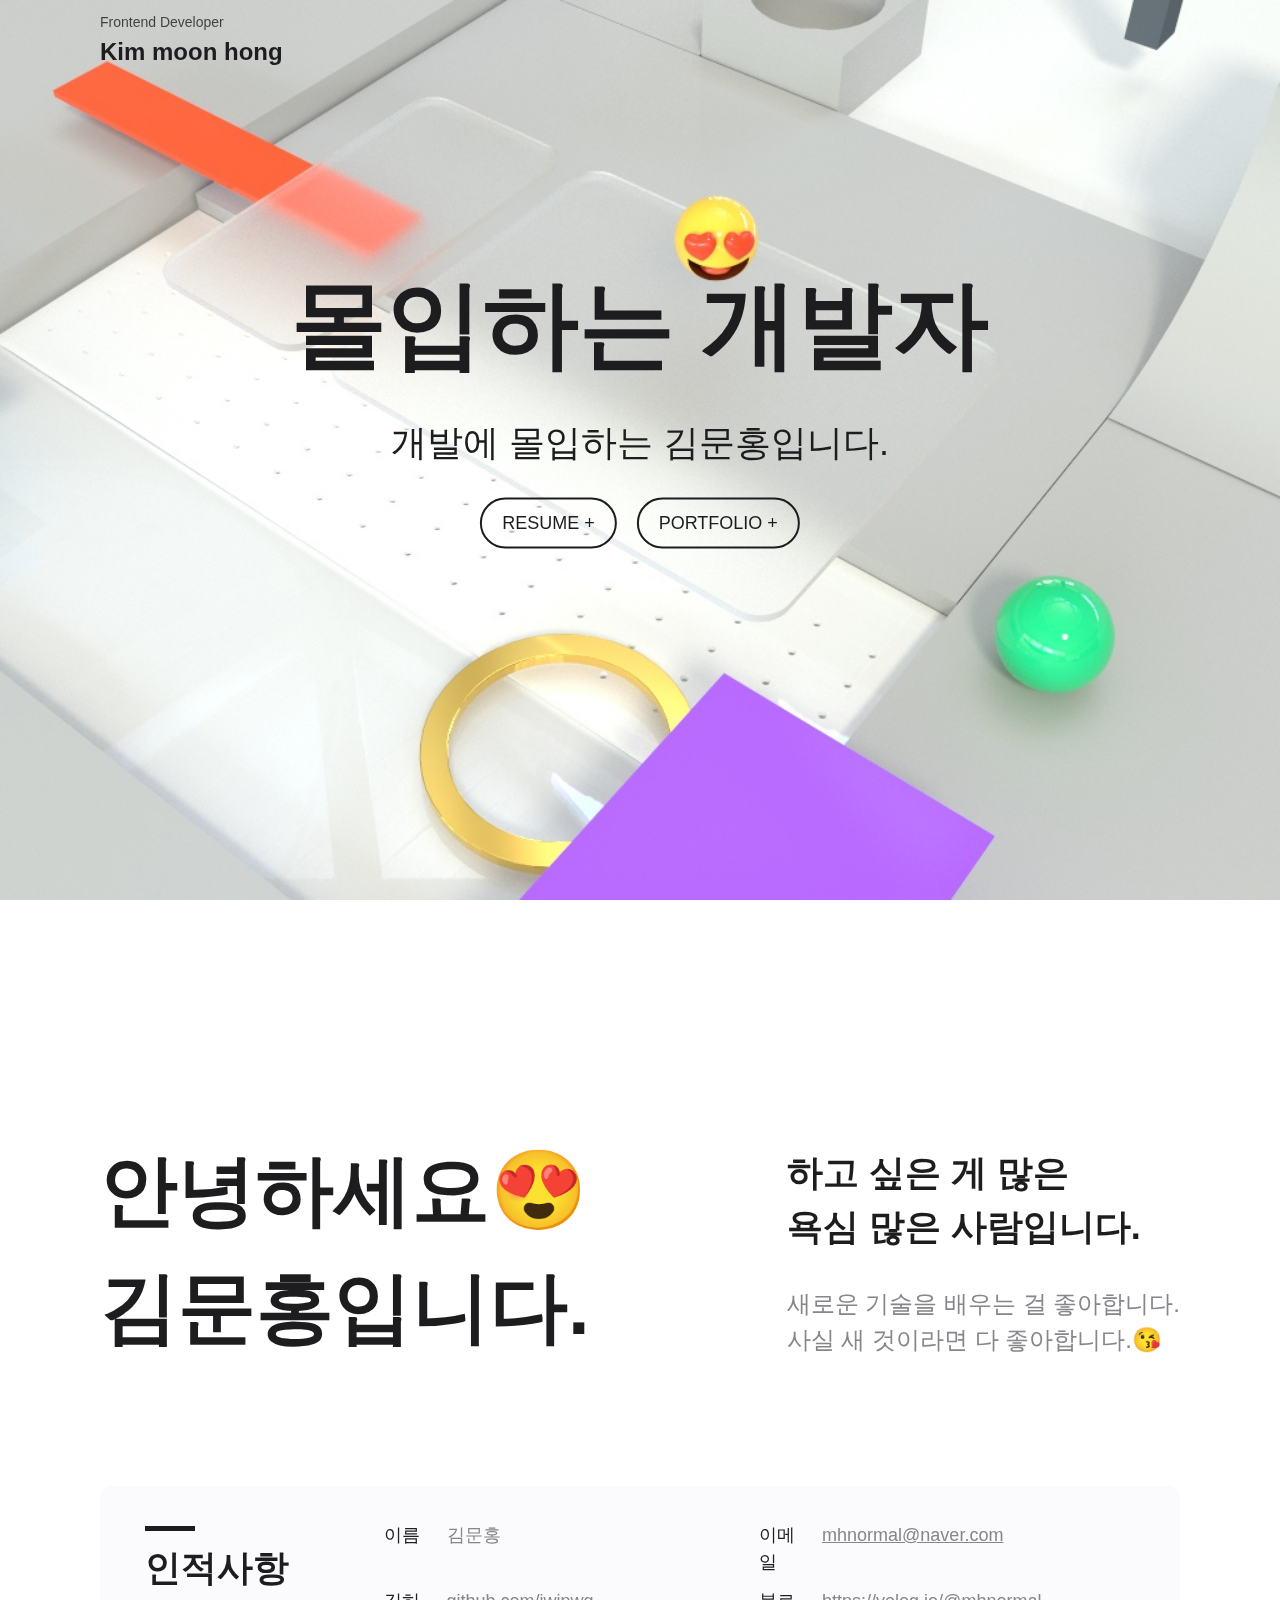
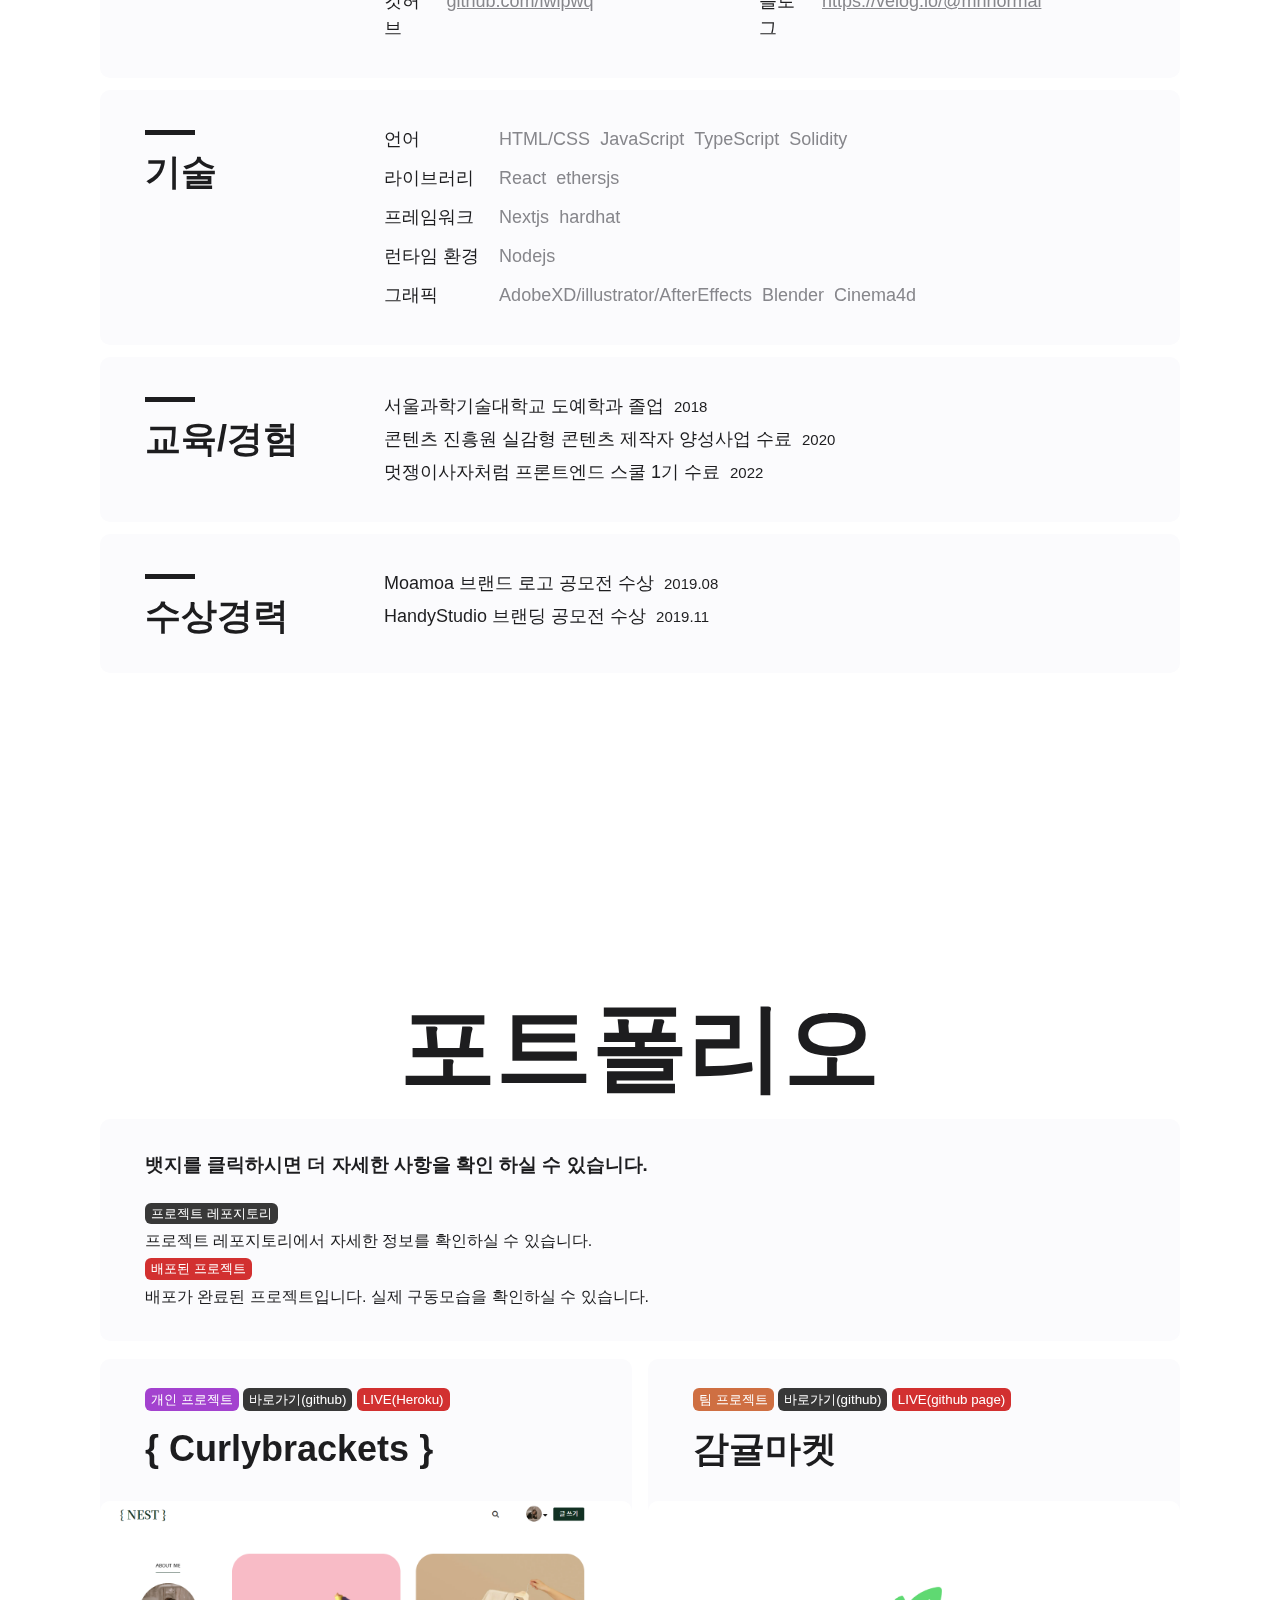
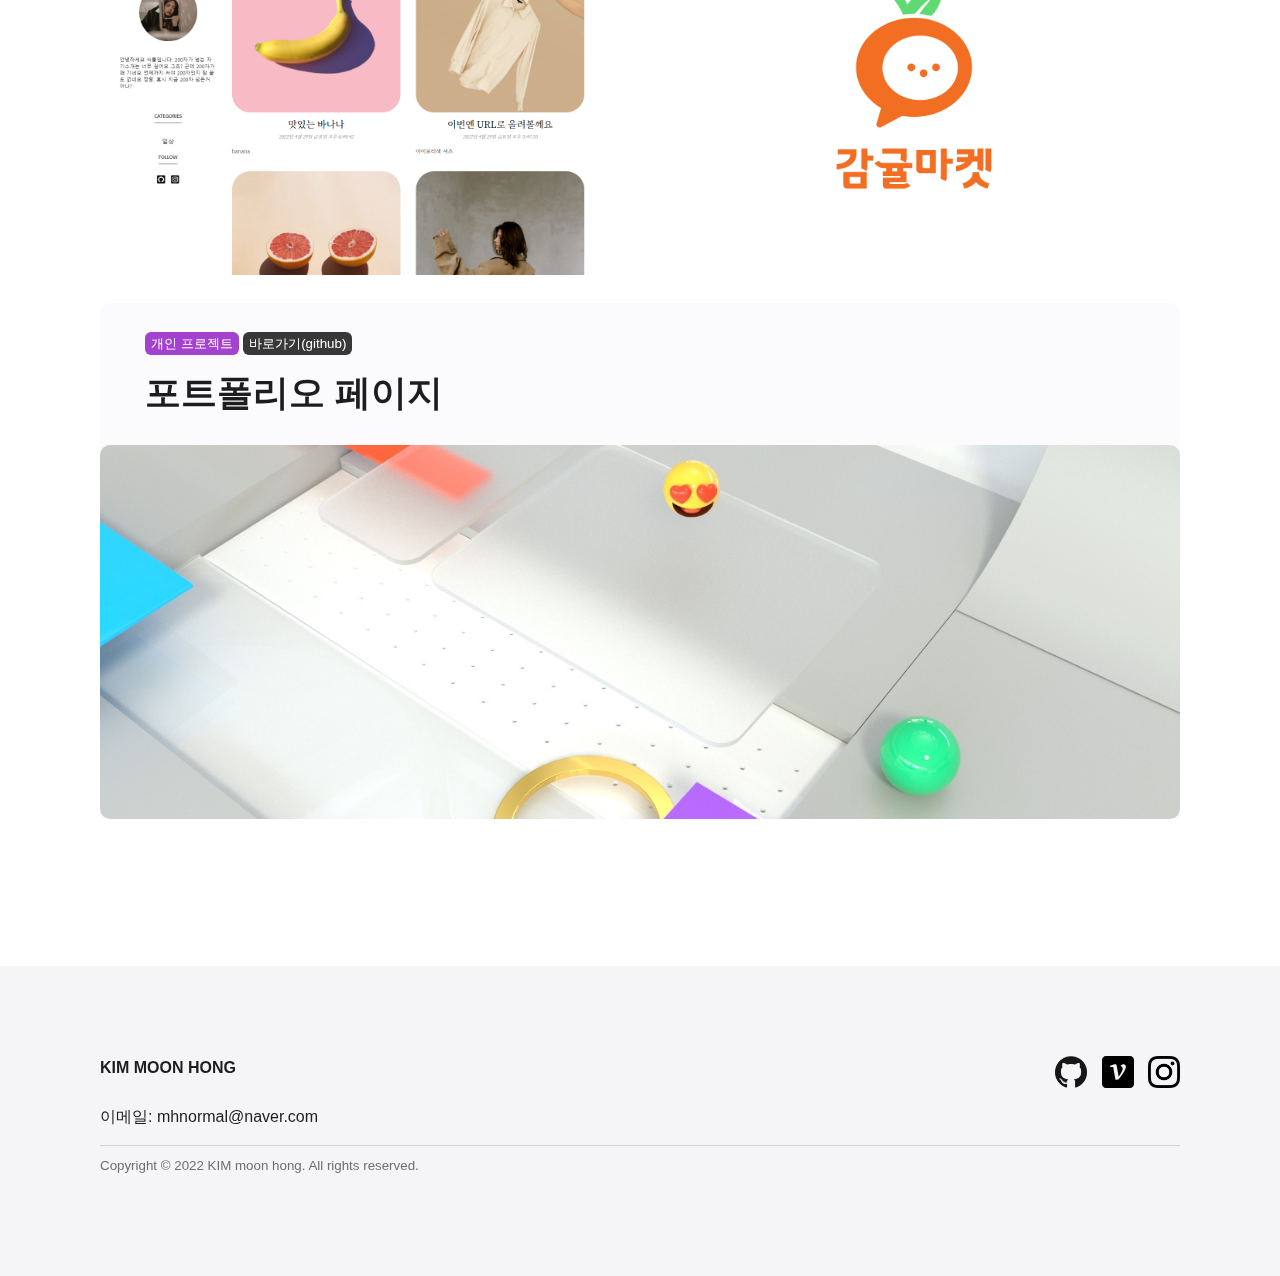
<file: index.html>
<!DOCTYPE html>
<html lang="ko">
<head>
    <meta charset="UTF-8">
    <meta http-equiv="X-UA-Compatible" content="IE=edge">
    <meta name="viewport" content="width=device-width, initial-scale=1.0">
    <title>Developer Kim moon hong</title>
    <link rel="stylesheet" href="source/css/style.css">
</head>
<body>
    <header class="init">
        <input type="checkbox" id="menu-state">
        <nav id="main-menu">
            <div class="nav-logo">
                <small>Frontend Developer</small>
                <strong>Kim moon hong</strong>
            </div>
            <a href="#menu-state" class="menu-open">
                <span class="visually-hidden">메인 메뉴 열기</span>
            </a>
            <a href="#" class="menu-close">
                <span class="visually-hidden">메인 메뉴 닫기</span>
            </a>
            <label for="menu-state" class="menu-state-label" aria-hidden="true">
                <span class="menu-icon-top-cont">
                    <span class="menu-icon-top"></span>
                </span>
                <span class="menu-icon-middle-cont">
                    <span class="menu-icon-middle"></span>
                </span>
                <span class="menu-icon-bottom-cont">
                    <span class="menu-icon-bottom"></span>
                </span>
            </label>
            <ul class="menu-list init">
                <li><a href="#resume">RESUME</a></li>
                <li><a href="#portfolio">PORTFOLIO</a></li>
            </ul>
        </nav>
        <script src="./source/scripts/nav.js"></script>
    </header>
    <main>
        <h1 class="visually-hidden">김문홍 개발자 이력서페이지</h1>
        <section id="home">
            <h2 class="visually-hidden">홈 화면</h2>
            <img src="./source/images/s04.jpg" alt="">
            <div class="home-group">
                <div class="home-inner-group">
                    <p class="home-title">몰입하는 개발자</p>
                    <p class="home-desc">개발에 몰입하는 김문홍입니다.</p>
                </div>
            </div>
        </section>
        <section id="resume">
            <h2 class="visually-hidden">이력서</h2>
            <div class="resume-inner">
                <strong>안녕하세요😍
김문홍입니다.</strong>
                <div class="resume-subtitle">
                    <p>하고 싶은 게 많은 
욕심 많은 사람입니다.</p>
                    <p>새로운 기술을 배우는 걸 좋아합니다.
사실 새 것이라면 다 좋아합니다.😘
                    </p> 
                </div>
            </div>
            <article class="info">
                <h3>인적사항</h3>
                <span></span>
                <dl>
                    <div>
                        <dt>이름</dt>
                        <dd>김문홍</dd>
                    </div>
                    <div>
                        <dt>이메일</dt>
                        <dd class="link-deco"><a href="mailto:mhnormal@naver.com">mhnormal@naver.com</a></dd>
                    </div>
                    <div>
                        <dt>깃허브</dt>
                        <dd class="link-deco"><a href="https://github.com/iwipwq/">github.com/iwipwq</a></dd>
                    </div>
                    <div>
                        <dt>블로그</dt>
                        <dd class="link-deco"><a href="https://velog.io/@mhnormal">https://velog.io/@mhnormal</a></dd>
                    </div>
                </dl>
            </article>
            <article class="skill-set">
                <h3>기술</h3>
                <span></span>
                <dl>
                    <div>
                        <dt>언어</dt>
                        <dd>HTML/CSS</dd>
                        <dd>JavaScript</dd>
                        <dd>TypeScript</dd>
                        <dd>Solidity</dd>
                    </div>
                    <div>
                        <dt>라이브러리</dt>
                        <dd>React</dd>
                        <dd>ethersjs</dd>
                    </div>
                    <div>
                        <dt>프레임워크</dt>
                        <dd>Nextjs</dd>
                        <dd>hardhat</dd>
                    </div>
                    <div>
                        <dt>런타임 환경</dt>
                        <dd>Nodejs</dd>
                    </div>
                    <div>
                        <dt>그래픽</dt>
                        <dd>AdobeXD/illustrator/AfterEffects</dd>
                        <dd>Blender</dd>
                        <dd>Cinema4d</dd>
                    </div>
                </dl>
            </article>
            <article>
                <h3>교육/경험</h3>
                <span></span>
                <ul>
                    <li>서울과학기술대학교 도예학과 졸업<small>2018</small></li>
                    <li>콘텐츠 진흥원 실감형 콘텐츠 제작자 양성사업 수료<small>2020</small></li>
                    <li>멋쟁이사자처럼 프론트엔드 스쿨 1기 수료<small>2022</small></li>
                </ul>
            </article>
            <article>
                <h3>수상경력</h3>
                <span></span>
                <ul>
                    <li>Moamoa 브랜드 로고 공모전 수상<small>2019.08</small></li>
                    <li>HandyStudio 브랜딩 공모전 수상<small>2019.11</small></li>
                </ul>
            </article>
        </section>
        <section id="portfolio">
            <h2>포트폴리오</h2>
            <div class="portfolio-info">
                <h3 class="portfolio-info-title">뱃지를 클릭하시면 더 자세한 사항을 확인 하실 수 있습니다.</h3>
                <div class="portfolio-info-group">
                    <small class="project-link" href="https://github.com/iwipwq/blog">프로젝트 레포지토리</small>
                    <span>프로젝트 레포지토리에서 자세한 정보를 확인하실 수 있습니다.</span>
                </div>
                <div>
                    <small class="project-link-live" href="https://iwipwq-nest.herokuapp.com">배포된 프로젝트</small>
                    <span>배포가 완료된 프로젝트입니다. 실제 구동모습을 확인하실 수 있습니다.</span>
                </div>
            </div>
            <div class="inner-group">
                <article>
                    <h3>{ Curlybrackets }</h3>
                    <div class="portfolio-desc-bedge">
                        <small class="personal-bedge">개인 프로젝트</small>
                        <a class="project-link" href="https://github.com/iwipwq/blog">바로가기(github)</a>
                        <a class="project-link-live" href="https://iwipwq-nest.herokuapp.com">LIVE(Heroku)</a>
                    </div>
                    <dl>
                        <div>
                            <dt>기술스텍</dt>
                            <dd>프론트엔드 : React, Sass</dd>
                            <dd>백엔드 : NodeJS, ExpressJS, MongoDB, Mongoose, Multer</dd>
                        </div>
                        <div>
                            <dt>구현내용</dt>
                            <dd>누구나 가입해서 글을 쓸 수 있는 블로그 서비스입니다.</dd>
                        </div>
                        <div>
                            <dt>프로젝트인원</dt>
                            <dd>개인</dd>
                        </div>
                        <div>
                            <dt>프로젝트기간</dt>
                            <dd>2022.03.29 ~2022.04.08</dd>
                        </div>
                    </dl>
                    <a class="preview-img" href="https://github.com/iwipwq/blog"><img src="source/images/curly.png" alt="블로그 서비스 미리보기이미지"></a>
                </article>
                <article>
                    <h3>감귤마켓</h3>
                    <a class="preview-img" href="https://github.com/iwipwq/tangerine-market"><img src="./source/images/tangerine-market-logo.png" alt="감귤마켓 프로젝트 미리보기 이미지"></a>
                    <div class="portfolio-desc-bedge">
                        <small class="team-bedge">팀 프로젝트</small>
                        <a class="project-link" href="https://github.com/iwipwq/tangerine-market">바로가기(github)</a>
                        <a class="project-link-live" href="https://iwipwq.github.io/tangerine-market/src/pages/splash.html">LIVE(github page)</a>
                    </div>
                    <dl>
                        <div>
                            <dt>기술스텍</dt>
                            <dd>HTML/CSS</dd>
                            <dd>JavaScript</dd>
                        </div>
                        <div>
                            <dt>구현내용</dt>
                            <dd>api를 활용하여 SNS형 오픈마켓 구현</dd>
                        </div>
                        <div>
                            <dt>프로젝트인원</dt>
                            <dd>3명</dd>
                        </div>
                        <div>
                            <dt>프로젝트기간</dt>
                            <dd>2022.12.31 ~ 2022.1.26</dd>
                        </div>
                    </dl>
                </article>
                <article>
                    <h3>포트폴리오 페이지</h3>
                    <a class="preview-img" href="https://github.com/iwipwq/resume"><img src="source/images/s04.jpg" alt="웹 포트폴리오 프로젝트 미리보기 이미지"></a>
                    <div class="portfolio-desc-bedge">
                        <small class="personal-bedge">개인 프로젝트</small>
                        <a class="project-link" href="https://github.com/iwipwq/tangerine-market">바로가기(github)</a>
                    </div>
                    <dl>
                        <div>
                            <dt>기술스텍</dt>
                            <dd>HTML/CSS</dd>
                            <dd>JavaScript</dd>
                        </div>
                        <div>
                            <dt>구현내용</dt>
                            <dd>반응형 웹 포트폴리오 구현</dd>
                        </div>
                        <div>
                            <dt>프로젝트인원</dt>
                            <dd>개인</dd>
                        </div>
                        <div>
                            <dt>프로젝트기간</dt>
                            <dd>2022.03.14 ~2022.03.17</dd>
                        </div>
                    </dl>
                </article>
            </div>
        </section>
    </main>
    <footer>
        <div class="footer-inner">
            <ul class="footer-profile">
                <li><strong>KIM MOON HONG</strong></li>
                <li><a href="mailto:mhnormal@naver.com">이메일: mhnormal@naver.com</a></li>
            </ul>
            <ul class="footer-social">
                <li><a href="https://github.com/iwipwq/"><img src="source/images/GitHub-Mark-120px-plus.png" alt="github 바로가기"></a></li>
                <li><a href="https://velog.io/@mhnormal"><img src="source/images/icon-velog.svg" alt="velog 바로가기"></a></li>
                <li><a href="https://www.instagram.com/gimceolsuceolsu7/"><img src="source/images/glyph-logo_May2016.png" alt="instagram 바로가기"></a></li>
            </ul>
            <div class="footer-legal">
                <p class="copyright">Copyright © 2022 KIM moon hong. All rights reserved.</p>
            </div>
        </div>
    </footer>
</body>
</html>
</file>
<file: source/css/style.css>
/* reset */
@import url(//spoqa.github.io/spoqa-han-sans/css/SpoqaHanSansNeo.css);

*, ::before, ::after {
    margin: 0;
    padding: 0;
    text-decoration: none;
    font-family: 'Spoqa Han Sans Neo', sans-serif;
    box-sizing: border-box;
    list-style: none;
    line-height: 1.5;
    color: #1d1d1f;
    word-break: break-all;
}

.visually-hidden {
    clip: rect(1px, 1px, 1px, 1px);
    height: 1px;
    overflow: hidden;
    position: absolute;
    white-space: nowrap;
    z-index: -1000;
    user-select: none;
    -webkit-user-select: none;
}

/* styles */

/*header*/
header {
    position: fixed;
    width: 100%;
    z-index: 100;
    border-bottom: 1px solid #d2d2d7;
    -webkit-backdrop-filter: saturate(180%) blur(20px);
    backdrop-filter: saturate(180%) blur(20px);
    background-color: rgba(255,255,255,0.72);
    transition: all .4s ease-out;
}

header.init {
    border-bottom: 1px solid transparent;
    -webkit-backdrop-filter: saturate(100%) blur(0px);
    backdrop-filter: saturate(100%) blur(0px);
    background-color: rgba(255,255,255,0.0);
}

header #menu-state {
    display: none;
}

#main-menu {
    position: relative;
    max-width: 1200px;
    margin: 0 auto;
    padding: 10px 60px;
    transition: all .3s ease-out;
    height: 100%;
}

.nav-logo small {
    font-size: 14px;
    font-weight:400;
    opacity: 80%;
}

.nav-logo strong {
    display: block;
    font-size: 24px;
}

#main-menu .menu-list {
    position: absolute;
    right: 60px;
    top: 50%;
    transform: translate(0, -50%);
    transition: all .3s ease-in-out;
}

#main-menu .menu-list.init {
    top: 472px;
    right: 50%;
    transform: translate(50%, 50%);
}

#main-menu .menu-list li {
    margin-left: 20px;
    float: left;
    border: 2px solid transparent;
    border-radius: 0;
    /* background-color: transparent; */
    padding: 0;
    transition: all .2s;
}

#main-menu .menu-list li a{
    font-size: 18px;
    color: #1d1d1f;
}

#main-menu .menu-list.init li {
    border: 2px solid #1d1d1f;
    /* background-color: #1d1d1f; */
    border-radius: 50px;
    padding: 10px 20px;
    line-height: 1;
    margin: 0 10px;
}

#main-menu .menu-list.init li:first-of-type:hover {
    border: 2px solid #cf6f42;
    background-color: #cf6f42;
}

#main-menu .menu-list.init li:last-of-type:hover {
    border: 2px solid #a342cf;
    background-color: #a342cf;
}

/* #main-menu .menu-list.init li a{
    color: #fff;
} */

#main-menu .menu-list.init li a::after{
    content: ' +';  
    color: inherit;
    font-weight: inherit;
}

#main-menu .menu-list.init li:hover a{
    color: #ffffff; 
}

/* #main-menu .menu-list.init li:first-of-type {
    background-color: #cf6f42;
}
#main-menu .menu-list.init li:last-of-type {
    background-color: #a342cf;
} */

#main-menu .menu-open {
    display: none;
}

#main-menu .menu-state-label {
    display: none;
}

#main-menu .menu-icon-top-cont {
    position: absolute;
    width: 48px;
    height: 48px;
}

#main-menu .menu-icon-top {
    position: absolute;
    width: 28px;
    border: 1px solid #1d1d1f;
    left: 50%;
    top: 12px;
    transform: translate(-50%, 0px);
}

#main-menu .menu-icon-middle-cont {
    position: absolute;
    width: 48px;
    height: 48px;
}

#main-menu .menu-icon-middle {
    position: absolute;
    width: 28px;
    border: 1px solid #1d1d1f;
    left: 50%;
    bottom: 23px;
    transform: translate(-50%, 0px);
}

#main-menu .menu-icon-bottom-cont {
    position: absolute;
    width: 48px;
    height: 48px;
}

#main-menu .menu-icon-bottom {
    position: absolute;
    width: 28px;
    border: 1px solid #1d1d1f;
    left: 50%;
    bottom: 12px;
    transform: translate(-50%, 0px);
}

@media only screen and (max-width:520px) {
    #main-menu {
        padding: 10px 30px;
        
    }
}

@media only screen and (max-width:668px) {
    .nav-logo {
        text-align: right;
    }
    
    #main-menu .menu-list {
        display: none;
        position: initial;
        text-align: center;
    }
    
    #main-menu .menu-list li {
        margin-left: 0;
        float: none;
        border-top: 1px solid #565656;
        padding: 10px 0;
        border-radius: 0;
    }
    
    #main-menu .menu-list li a{
        font-size: 24px;
        color: #fff;
        
    }

    #main-menu .menu-list.init li {
        /* border: none; */
        border-top: 1px solid #565656;
        /* background-color: #1d1d1f; */
        border-radius: 0;
        padding: 10px 0px;
        line-height: 1.5;
        margin: 0px;
    }
    
    #main-menu .menu-list.init li:first-of-type:hover {
        border-top: 1px solid #565656;
        background-color: none;
        line-height: 1;
    }
    
    #main-menu .menu-list.init li:last-of-type:hover {
        border-top: 1px solid #565656;
        background-color: none;
        line-height: 1;
    }

    #main-menu .menu-list.init li a::after{
        content: '';  
        color: inherit;
        font-weight: inherit;
    }

    #main-menu .menu-open {
        display: block;
        color: #fff;
        position: absolute;
        top: 10px;
        width: 48px;
        height: 48px;
        z-index: 10;
    }

    #main-menu .menu-close {
        display: none;
    }
    
    #main-menu .menu-state-label {
        display: block;
        position: absolute;
        top: 10px;
        width: 48px;
        height: 48px;
        pointer-events: auto;
        z-index: 3;
    }

    /* #header .menu-state:checked ~ #main-menu, */

    #menu-state:target ~ #main-menu {
        height: 100vh;
        background-color: #1d1d1f;
    }

    #menu-state:target ~ #main-menu .nav-logo small {
        color: #ffffff;
    }
    
    #menu-state:target ~ #main-menu .nav-logo strong {
        color: #ffffff;
    }

    #menu-state:target ~#main-menu .menu-open {
        display: none;
    }

    #menu-state:target ~ #main-menu .menu-close {
        display: block;
        color: #fff;
        position: absolute;
        top: 10px;
        width: 48px;
        height: 48px;
        z-index: 10;
    }

    #menu-state:target ~ #main-menu .menu-list {
        display: block;
        transform: translate(0,50%);
    }
    
    #menu-state:target ~ #main-menu .menu-icon-top {
        position: absolute;
        border: 1px solid #ffffff;
        left: 50%;
        top: 12px;
        transform: translate(-50%, 0px);
    }
    
    #menu-state:target ~ #main-menu .menu-icon-middle {
        position: absolute;
        border: 1px solid #ffffff;
        left: 50%;
        bottom: 23px;
        transform: translate(-50%, 0px);
    }

    #menu-state:target ~ #main-menu .menu-icon-bottom {
        position: absolute;
        border: 1px solid #ffffff;
        left: 50%;
        bottom: 12px;
        transform: translate(-50%, 0px);
    }
    
}



/* .menu-toggle .icon {
    mask-image: url(./images/menu.svg);
    -webkit-mask-image: url(./images/menu.svg);
    background-color: #1d1d1f;
} */





/* main */

/* home section */
#home {
    position: relative;
    display: flex;
    flex-direction: column;
    align-items: center;
    justify-content: center;
    height: 100vh;
    width: 100%;
}

#home img {
    width: 100%;
    height: 100%;
    object-fit: cover;
}

#home .home-group {
    position: absolute;
    top: 242px;
    text-align: center;
    max-width: 1200px;
    width: 100%;
    padding: 10px 60px;
}

@media only screen and (max-width: 520px) {
    #home .home-group {
        position: absolute;
        top: 242px;
        text-align: center;
        max-width: 1200px;
        width: 100%;
        padding: 10px 30px;
    }
}

#home .home-inner-group {
    position: relative;

}

#home .home-title {
    font-size: 96px;
    font-weight: bold;
    word-break: break-all;
    white-space: pre-wrap;
}

@media only screen and (max-width:490px) {
    #home .home-title {
        font-size: 72px;
    }
}

#home .home-desc {
    margin-top: 20px;
    font-size: 36px;
    font-weight: 500;
}

/* resume section */
#resume {
    max-width: 1200px;
    margin: 0 auto;
    padding: 10px 60px;
}

@media only screen and (max-width:520px) {
    #resume {
        padding: 10px 30px;
    }
}

#resume .resume-inner {
    margin: 222px 0 120px;
    display: flex;
    justify-content: space-between;
}

@media only screen and (max-width:960px) {
    #resume .resume-inner {
        display: block;
    }
}

#resume .resume-inner strong {
    font-size: 78px;
    font-weight: 700;
    white-space: pre-line;
}

@media only screen and (max-width:1079px) {
    #resume .resume-inner strong {
        font-size: 64px;
    }
}

@media only screen and (max-width:520px) {
    #resume .resume-inner strong {
        font-size: 48px;
    }
}

#resume .resume-subtitle {
    margin-top: 14px;
}

@media only screen and (max-width:960px) {
    #resume .resume-subtitle {
        display: flex;
        justify-content: space-between;
    }
}

@media only screen and (max-width:689px) {
    #resume .resume-subtitle {
        display: block;
    }
}

#resume .resume-subtitle p:nth-child(1) {
    font-size: 36px;
    font-weight: 700;
    white-space: pre-line;
}

#resume .resume-subtitle p:nth-child(2) {
    margin-top: 32px;
    font-size: 24px;
    font-weight: 400;
    color: #86868b;
    white-space: pre-line;
}

@media only screen and (max-width:960px) {
    #resume .resume-subtitle p:nth-child(1) {
        font-size: 24px;
        white-space: pre-line;
    }
    
    #resume .resume-subtitle p:nth-child(2) {
        margin-top: 0;
        font-size: 18px;
        white-space: pre;
    }
}

@media only screen and (max-width:689px) {
    #resume .resume-subtitle p:nth-child(2) {
        margin-top: 32px;
    }
}

#resume article {
    display: flex;
    flex-wrap: wrap;
    padding: 30px 45px;
    margin-bottom: 12px;
    border-radius: 10px;
    background-color: #FBFBFD;
}

@media only screen and (max-width:520px) {
    #resume article {
        padding: 15px 22px;
    }
}

#resume article span {
    position: absolute;
    margin-top: 10px;
    width: 50px;
    height: 5px;
    background-color: #1d1d1f;
}

#resume article h3 {
    flex: 0.7;
    margin-top: 25px;
    font-size: 36px;
    font-weight: 700;
}

#resume article dl {
    display: flex;
    flex: 2.2;
    font-size: 18px;
    left: 500px;
    flex-wrap: wrap;
}

@media only screen and (max-width:960px) {
    #resume article dl {
        flex: auto;
    }
}

@media only screen and (max-width:750px) {
    #resume article dl {
        display: block;
        width: 100%;
    }
}

#resume article dl a {
    color: #86868b;
}

#resume article dl div {
    width: 100%;
    display:flex;
    margin: 6px 0;
}

@media only screen and (max-width:750px) {
    #resume .skill-set dl div{
        display: block;
    }
}

#resume .info dl div {
    width: 50%;
}

@media only screen and (max-width:750px) {
    #resume .info dl div {
        width: 100%;
    }
}

#resume article dl dt {
    width: 14%;
    font-weight: 500;
}

@media only screen and (max-width:1162px) {
    #resume article dl dt {
        width: 20%;
    }

}

@media only screen and (max-width:750px) {
    /* #resume .info dl dt {
        width: 20%;
    } */

    #resume .skill-set dl dt{
        width: 100%;
    }
}

#resume article dl dd {
    margin-left: 10px;
    font-weight: 400;
    color:#86868b;
}

#resume article dl .link-deco {
    text-decoration: underline;
}

#resume article ul {
    flex: 2.2;
    font-size: 18px;
}

@media only screen and (max-width:960px) {
    #resume article ul {
        flex: auto;
        width: 100%;
    }
}

#resume article ul li {
    margin: 6px 0;
}

#resume article ul li small {
    margin-left: 10px;
    font-weight: 250;
}

/* portfolio section */
#portfolio {
    position: relative;
    max-width: 1200px;
    margin: 0 auto;
    padding: 280px 60px 50px;
}

@media only screen and (max-width:520px) {
    #portfolio {
        padding: 10px 30px;
    }
}

#portfolio h2 {
    top: 161px;
    font-size: 96px;
    font-weight: 700;
    text-align: center;
    word-break: keep-all;
}

@media only screen and (max-width:750px) {
    #portfolio h2 {
        font-size: 72px;
    }
}

@media only screen and (max-width:520px) {
    #portfolio h2 {
        font-size: 48px;
    }
}

#portfolio .portfolio-info {
    margin-bottom: 18px;
    padding: 32px 45px;
    border-radius: 10px;
    background-color: #FBFBFD;
}

#portfolio .portfolio-info-title {

}

#portfolio .portfolio-info-group {
    margin-top: 24px;
}

#portfolio .portfolio-info .personal-bedge {
    margin: 5px 0;
    display: block;
    padding: 4px 6px;
    color:#ffffff;
    background-color: #a342cf;
    border-radius: 6px;
    line-height: 1;
    width: fit-content;
}

#portfolio .portfolio-info .team-bedge {
    margin: 5px 0;
    display: block;
    padding: 4px 6px;
    color:#ffffff;
    background-color: #cf6f42;
    border-radius: 6px;
    line-height: 1;
    width: fit-content;
}


#portfolio .portfolio-info .project-link {
    margin: 5px 0;
    display: block;
    width: 100%;
    padding: 4px 6px;
    color:#ffffff;
    background-color: #383838;
    border-radius: 6px;
    line-height: 1;
    width: fit-content;
}

#portfolio .portfolio-info .project-link-live {
    margin: 5px 0;
    display: block;
    padding: 4px 6px;
    color:#ffffff;
    background-color: #d23030;
    border-radius: 6px;
    line-height: 1;
    width: fit-content;
}

#portfolio .inner-group {
    position: relative;
    display: flex;
    flex-wrap: wrap;
    gap: 16px;
    max-width: 1200px;
    justify-content: center;
}

#portfolio article {
    position: relative;
    display: flex;
    flex-direction: column;
    flex: 1 0 350px;
    /* padding: 30px 45px; */
    margin-bottom: 12px;
    border-radius: 10px;
    background-color: #FBFBFD;
    transition: .3s ease-out;
    box-shadow:  0px 0px 0px #d9d9d9,
                 0px 0px 0px #ffffff;
}

#portfolio article:hover {
    transform: translate(0,-6px);
    background: #ffffff;
    box-shadow:  20px 20px 60px #d9d9d9,
                -20px -20px 60px #ffffff;
}

/* @media only screen and (max-width:750px) {
    #portfolio article {
        width: 100%;
        height: 100%;
    }
} */

#portfolio article h3 {
    position: relative;
    /* top: 62px; */
    margin: 63px 45px 25px;
    font-size: 36px;
    font-weight: 700;
    z-index: 2;
}

#portfolio .portfolio-desc-bedge {
    position: absolute;
    top: 28px;
    left: 45px;
    z-index: 10;
}

@media only screen and (max-width:520px) {
    #portfolio article h3 {
        margin: 63px 15px 25px;
    }

    #portfolio .portfolio-desc-bedge {
        left: 15px;
    }
}

#portfolio article .team-bedge {
    padding: 4px 6px;
    color:#ffffff;
    background-color: #cf6f42;
    border-radius: 6px;
    line-height: 1;
}

#portfolio article .personal-bedge {
    padding: 4px 6px;
    color:#ffffff;
    background-color: #a342cf;
    border-radius: 6px;
    line-height: 1;
}

#portfolio article .project-link {
    padding: 4px 6px;
    color:#ffffff;
    background-color: #383838;
    border-radius: 6px;
    line-height: 1;
    font-size: smaller;
}

#portfolio article .project-link-live {
    padding: 4px 6px;
    color:#ffffff;
    background-color: #d23030;
    border-radius: 6px;
    line-height: 1;
    font-size: smaller;
}

#portfolio article dl {
    position: absolute;
    padding: 0px 45px 20px;
    height: 100%;
    width: 100%;
    z-index: 1;
    opacity: 0;
    border-radius: 10px;
    backdrop-filter: blur(25px);
    transition: opacity .2s ease-in-out;
}

#portfolio article:hover dl{
    opacity: 1; 
}

#portfolio article dl div{
    margin: 14px 0;
    /* display: flex; */
}

#portfolio article dl div:first-of-type{
    margin: 142px 0 8px;
    /* display: flex; */
}

#portfolio article dl div dt {
    display: inline;
    font-size: 14px;
    font-weight: 600;
    color: #1d1d1f;
}

#portfolio article dl div:nth-child(1) dt:before {
    content: '⚔️ ';
}
#portfolio article dl div:nth-child(2) dt::before {
    content: '📜 ';
}
#portfolio article dl div:nth-child(3) dt::before {
    content: '👩‍👧‍👦 ';
}
#portfolio article dl div:nth-child(4) dt::before {
    content: '⌛ ';
}


#portfolio article dl div dd {
    /* margin-left: 20px; */
    font-size: 18px;
    font-weight: 400;
    color: #1d1d1f;
}

#portfolio article dl div dd:first-of-type{
    margin-top: 5px;
    font-size: 18px;
    font-weight: 400;
    color: #1d1d1f;
}

#portfolio .preview-img {
    position: relative;
    flex: 0 0 374px;
    overflow: hidden;
    background-color: #ffffff;
    border-radius: 10px;
}

.preview-img img {
    height: 100%;
    width: 100%;
    object-fit: cover;
}

/* footer */
footer {
    margin-top: 85px;
    padding: 80px 0;
    background-color: #F5F5F7;
}

footer .footer-inner {
    position: relative;
    max-width: 1200px;
    margin: 0 auto;
    padding: 10px 60px;
}

@media only screen and (max-width:520px) {
    footer .footer-inner {
        padding: 10px 30px;
    }
}

.footer-inner .footer-profile li:first-of-type {
    margin-bottom: 25px;
}

.footer-inner .footer-social {
    position: absolute;
    float: left;
    padding: 10px 60px;
    right: 0;
    top: 0;
}

@media only screen and (max-width:520px) {
    .footer-inner .footer-social {
        padding: 10px 30px;
    }
}

.footer-inner .footer-social li {
    display: inline;
    margin-left: 10px;
}

.footer-inner .footer-social img {
    width: 32px;
}

.footer-legal {
    padding: 10px 0;
    margin-top: 1em;
    border-top: solid 1px #d2d2d7;
    width: 100%;
}

.footer-legal .copyright {
    font-size: smaller;
    color: #6e6e73;
}
</file>
